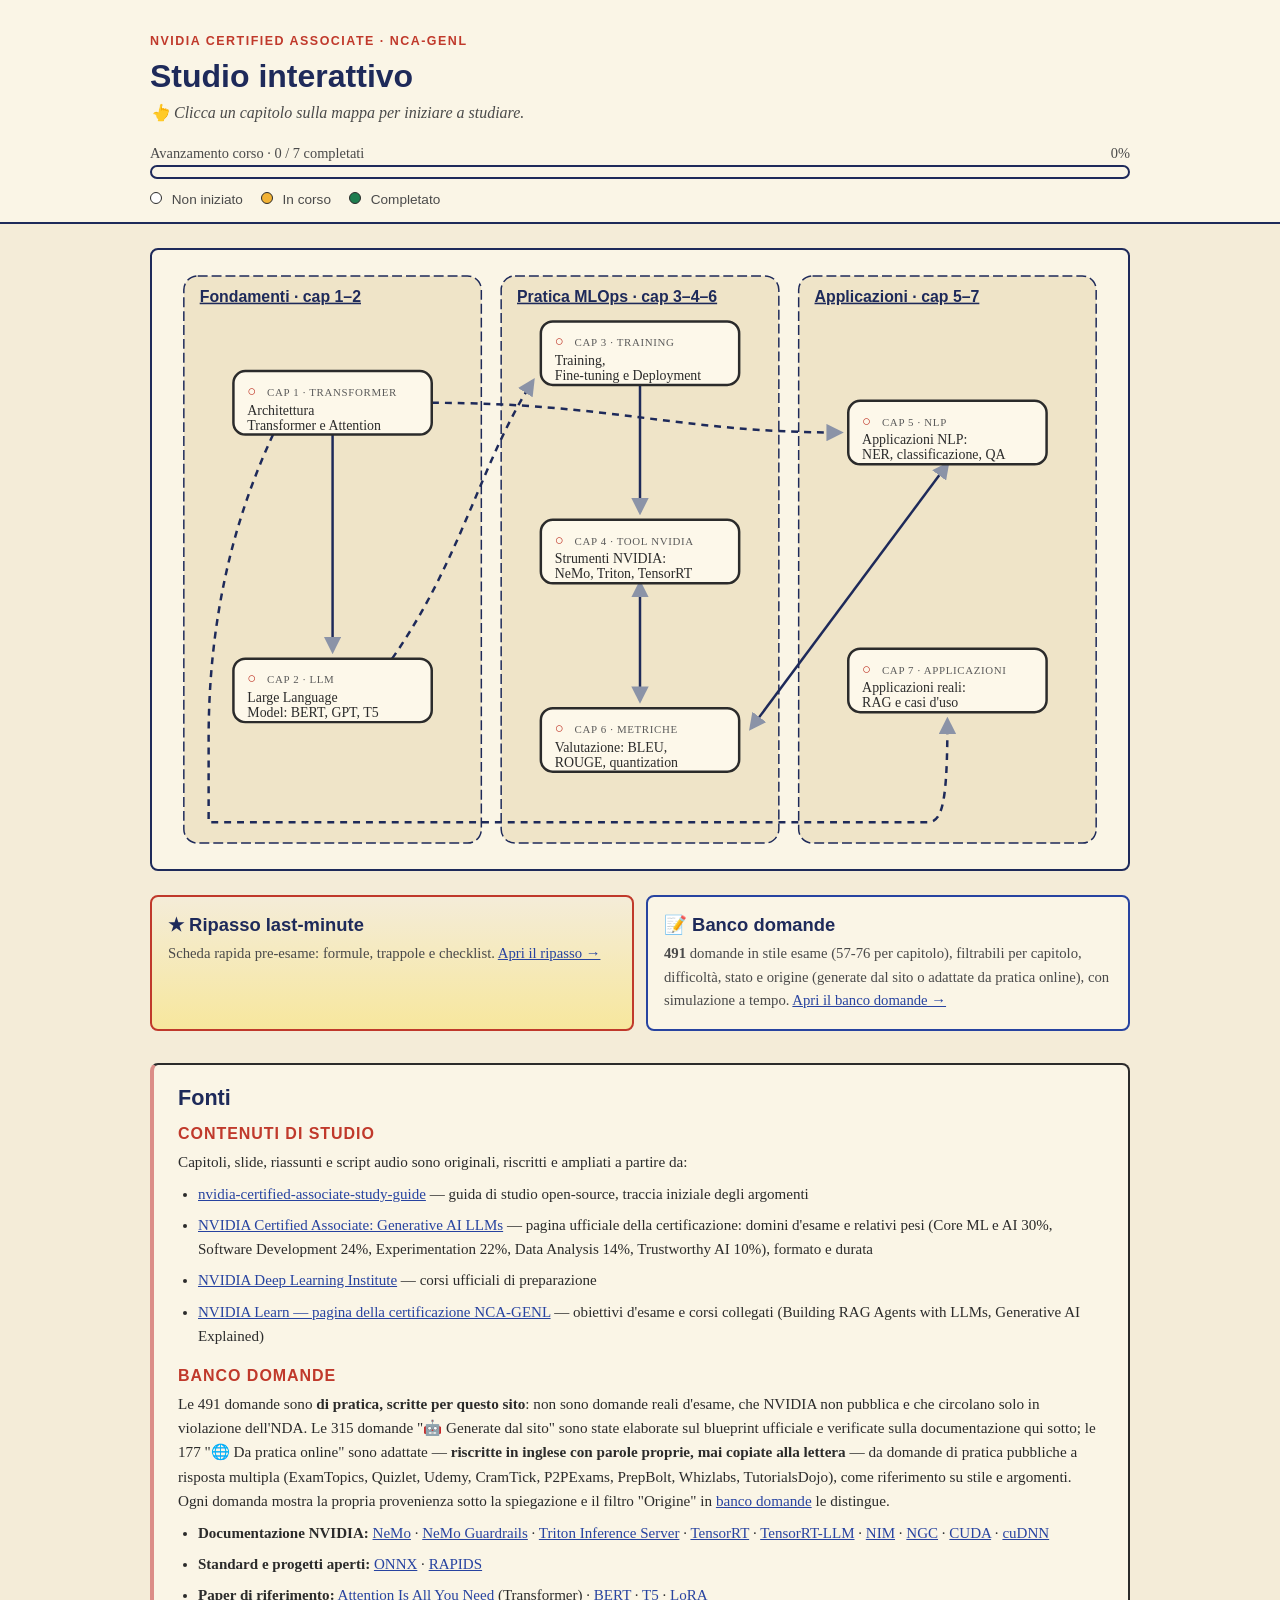
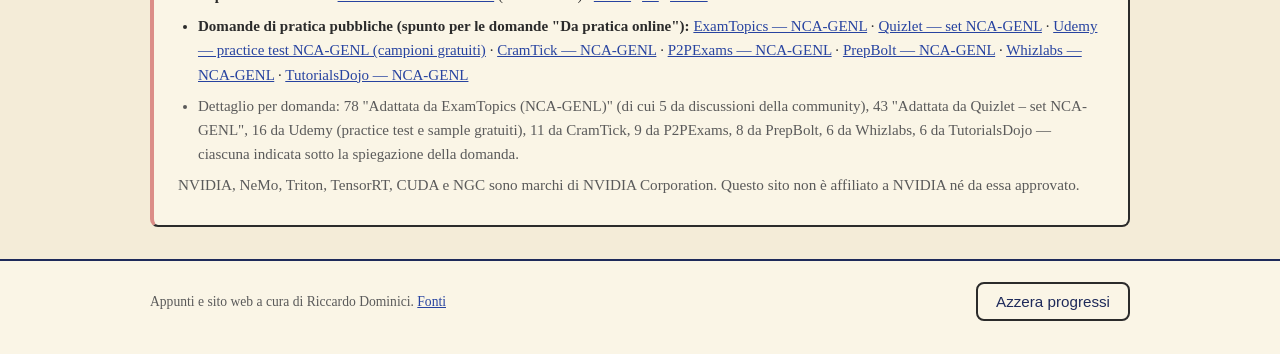
<file: index.html>
<!DOCTYPE html>
<html lang="it">
<head>
  <meta charset="UTF-8">
  <meta name="viewport" content="width=device-width, initial-scale=1.0">
  <title>NCA-GENL Studio — Mappa del corso</title>
  <link rel="stylesheet" href="style.css">
</head>
<body>
  <header class="site-header">
    <div class="wrap">
      <p class="eyebrow">NVIDIA Certified Associate · NCA-GENL</p>
      <h1>Studio interattivo</h1>
      <p class="subtitle">👆 Clicca un capitolo sulla mappa per iniziare a studiare.</p>
      <div class="progress-wrap">
        <div class="progress-meta">
          <span id="progress-label">Avanzamento corso</span>
          <span id="progress-pct">0%</span>
        </div>
        <div class="progress-bar" role="progressbar" aria-label="Avanzamento corso" aria-valuemin="0" aria-valuemax="100" aria-valuenow="0">
          <div id="progress-fill" class="progress-fill"></div>
        </div>
      </div>
      <ul class="legend">
        <li><span class="dot status-todo"></span> Non iniziato</li>
        <li><span class="dot status-doing"></span> In corso</li>
        <li><span class="dot status-done"></span> Completato</li>
      </ul>
    </div>
  </header>

  <main class="wrap">
    <section id="map-container" class="map-container" aria-live="polite">
      <p class="muted">Caricamento mappa…</p>
    </section>
    <p id="content-warning" class="notice" hidden></p>
    <section class="areas-list">
      <div class="area-cards">
        <article class="area-card ripasso-card"><h3>★ Ripasso last-minute</h3><p>Scheda rapida pre-esame: formule, trappole e checklist. <a href="chapter.html?id=quick-ref">Apri il ripasso →</a></p></article>
        <article class="area-card domande-card"><h3>📝 Banco domande</h3><p><strong id="qbank-count">491</strong> domande in stile esame (57-76 per capitolo), filtrabili per capitolo, difficoltà, stato e origine (generate dal sito o adattate da pratica online), con simulazione a tempo. <a href="domande.html">Apri il banco domande →</a></p></article>
      </div>
    </section>

    <section id="fonti" class="sources">
      <h2>Fonti</h2>

      <h3>Contenuti di studio</h3>
      <p>Capitoli, slide, riassunti e script audio sono originali, riscritti e ampliati a partire da:</p>
      <ul>
        <li><a href="https://github.com/ednarvaez/nvidia-certified-associate-study-guide">nvidia-certified-associate-study-guide</a> — guida di studio open-source, traccia iniziale degli argomenti</li>
        <li><a href="https://www.nvidia.com/en-us/learn/certification/generative-ai-llm-associate/">NVIDIA Certified Associate: Generative AI LLMs</a> — pagina ufficiale della certificazione: domini d'esame e relativi pesi (Core ML e AI 30%, Software Development 24%, Experimentation 22%, Data Analysis 14%, Trustworthy AI 10%), formato e durata</li>
        <li><a href="https://learn.nvidia.com/">NVIDIA Deep Learning Institute</a> — corsi ufficiali di preparazione</li>
        <li><a href="https://learn.nvidia.com/certification-certified-associate-generative-ai-llms">NVIDIA Learn — pagina della certificazione NCA-GENL</a> — obiettivi d'esame e corsi collegati (Building RAG Agents with LLMs, Generative AI Explained)</li>
      </ul>

      <h3>Banco domande</h3>
      <p>
        Le 491 domande sono <strong>di pratica, scritte per questo sito</strong>: non sono domande reali
        d'esame, che NVIDIA non pubblica e che circolano solo in violazione dell'NDA. Le 315 domande
        "🤖 Generate dal sito" sono state elaborate sul blueprint ufficiale e verificate sulla
        documentazione qui sotto; le 177 "🌐 Da pratica online" sono adattate — <strong>riscritte in
        inglese con parole proprie, mai copiate alla lettera</strong> — da domande di pratica pubbliche a risposta multipla
        (ExamTopics, Quizlet, Udemy, CramTick, P2PExams, PrepBolt, Whizlabs, TutorialsDojo), come
        riferimento su stile e argomenti. Ogni domanda mostra la propria
        provenienza sotto la spiegazione e il filtro "Origine" in
        <a href="domande.html">banco domande</a> le distingue.
      </p>
      <ul>
        <li><strong>Documentazione NVIDIA:</strong>
          <a href="https://docs.nvidia.com/nemo/">NeMo</a> ·
          <a href="https://docs.nvidia.com/nemo/guardrails/">NeMo Guardrails</a> ·
          <a href="https://docs.nvidia.com/deeplearning/triton-inference-server/">Triton Inference Server</a> ·
          <a href="https://docs.nvidia.com/deeplearning/tensorrt/">TensorRT</a> ·
          <a href="https://docs.nvidia.com/tensorrt-llm/">TensorRT-LLM</a> ·
          <a href="https://docs.nvidia.com/nim/">NIM</a> ·
          <a href="https://catalog.ngc.nvidia.com/">NGC</a> ·
          <a href="https://developer.nvidia.com/cuda-toolkit">CUDA</a> ·
          <a href="https://developer.nvidia.com/cudnn">cuDNN</a>
        </li>
        <li><strong>Standard e progetti aperti:</strong>
          <a href="https://onnx.ai/">ONNX</a> ·
          <a href="https://rapids.ai/">RAPIDS</a>
        </li>
        <li><strong>Paper di riferimento:</strong>
          <a href="https://arxiv.org/abs/1706.03762">Attention Is All You Need</a> (Transformer) ·
          <a href="https://arxiv.org/abs/1810.04805">BERT</a> ·
          <a href="https://arxiv.org/abs/1910.10683">T5</a> ·
          <a href="https://arxiv.org/abs/2106.09685">LoRA</a>
        </li>
        <li><strong>Domande di pratica pubbliche (spunto per le domande "Da pratica online"):</strong>
          <a href="https://www.examtopics.com/exams/nvidia/nca-genl/">ExamTopics — NCA-GENL</a> ·
          <a href="https://quizlet.com/search?query=NCA-GENL">Quizlet — set NCA-GENL</a> ·
          <a href="https://www.udemy.com/">Udemy — practice test NCA-GENL (campioni gratuiti)</a> ·
          <a href="https://cramtick.com/nvidia/nca-genl-exam-questions.html">CramTick — NCA-GENL</a> ·
          <a href="https://www.p2pexams.com/nvidia/nca-genl-questions">P2PExams — NCA-GENL</a> ·
          <a href="https://prepbolt.com/nvidia/nca-genl-practice-test.html">PrepBolt — NCA-GENL</a> ·
          <a href="https://www.whizlabs.com/">Whizlabs — NCA-GENL</a> ·
          <a href="https://tutorialsdojo.com/">TutorialsDojo — NCA-GENL</a>
        </li>
        <li class="muted small">Dettaglio per domanda: 78 "Adattata da ExamTopics (NCA-GENL)" (di cui 5 da discussioni della community), 43 "Adattata da Quizlet – set NCA-GENL", 16 da Udemy (practice test e sample gratuiti), 11 da CramTick, 9 da P2PExams, 8 da PrepBolt, 6 da Whizlabs, 6 da TutorialsDojo — ciascuna indicata sotto la spiegazione della domanda.</li>
      </ul>
      <p class="muted small">
        NVIDIA, NeMo, Triton, TensorRT, CUDA e NGC sono marchi di NVIDIA Corporation.
        Questo sito non è affiliato a NVIDIA né da essa approvato.
      </p>
    </section>
  </main>

  <footer class="site-footer">
    <div class="wrap">
      <p class="muted small">Appunti e sito web a cura di Riccardo Dominici. <a href="#fonti">Fonti</a></p>
      <button id="reset-btn" class="btn ghost small" type="button">Azzera progressi</button>
    </div>
  </footer>

  <script src="tracker.js"></script>
  <script src="app.js"></script>
  <script src="map.js"></script>
  <script>
    document.addEventListener('DOMContentLoaded', function () {
      var app = window.NCA.app, tracker = window.NCA.tracker;
      var ids = app.CHAPTERS.map(function (c) { return c.id; });

      function drawProgress() {
        var p = tracker.progress(ids);
        document.getElementById('progress-label').textContent =
          'Avanzamento corso · ' + p.done + ' / ' + p.total + ' completati';
        document.getElementById('progress-pct').textContent = p.pct + '%';
        var fill = document.getElementById('progress-fill');
        fill.style.width = p.pct + '%';
        fill.parentElement.setAttribute('aria-valuenow', String(p.pct));
      }

      app.loadContent().then(function (res) {
        if (res.missing.length || Object.keys(res.chapters).length < 7) {
          var w = document.getElementById('content-warning');
          w.hidden = false;
          w.textContent = '📦 Alcuni contenuti sono in arrivo: i capitoli senza dati mostrano il titolo provvisorio.';
        }
        window.NCA.map.render(document.getElementById('map-container'), res.chapters);
        drawProgress();
      });

      document.getElementById('reset-btn').addEventListener('click', function () {
        if (confirm('Azzerare tutti i progressi?')) {
          tracker.resetAll();
          location.reload();
        }
      });

      // Ridisegna la mappa quando si torna da un capitolo (stato aggiornato).
      window.addEventListener('pageshow', function () {
        if (document.getElementById('map-container').querySelector('svg')) {
          app.loadContent().then(function (res) {
            window.NCA.map.render(document.getElementById('map-container'), res.chapters);
            drawProgress();
          });
        }
      });
    });
  </script>
</body>
</html>
</file>
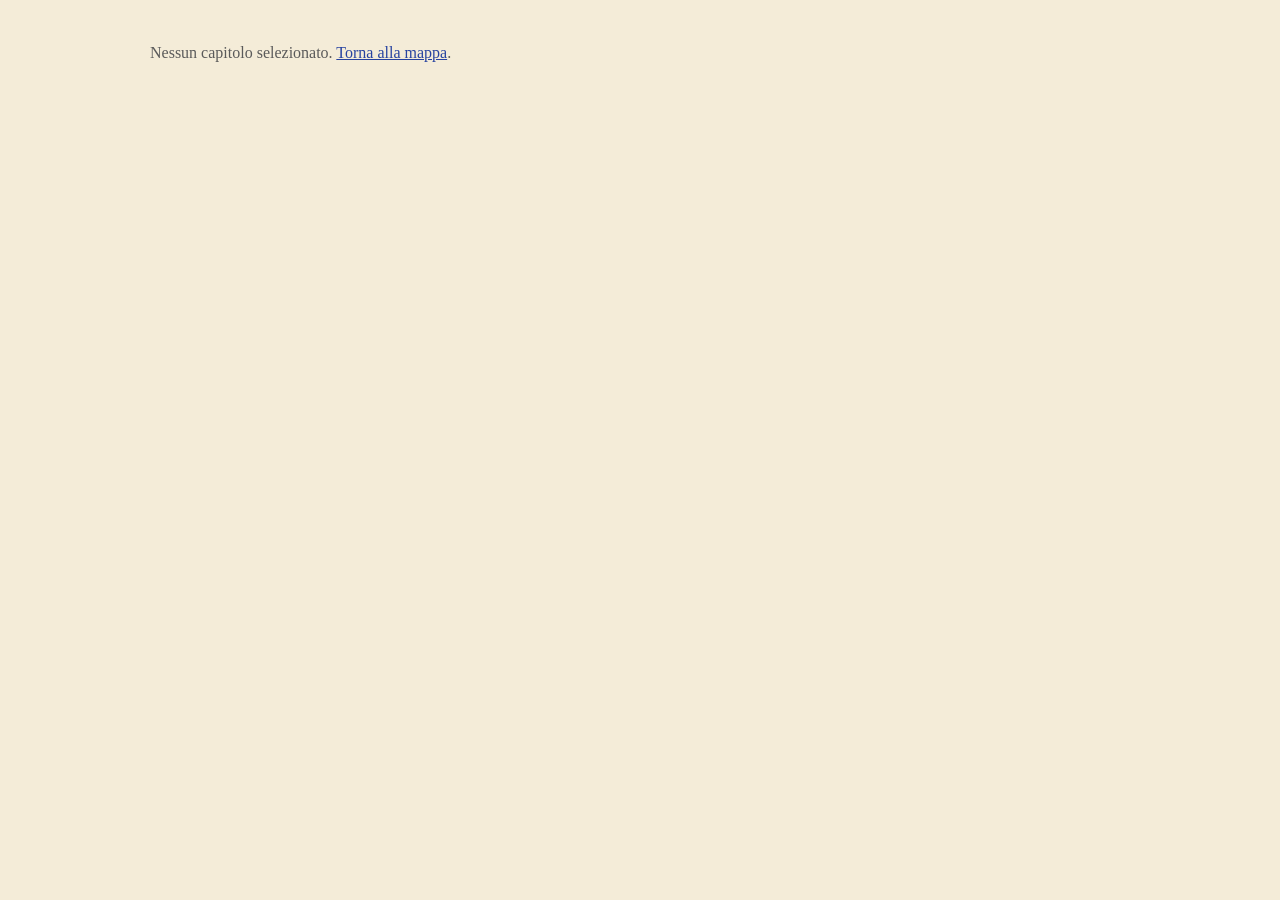
<file: chapter.html>
<!DOCTYPE html>
<html lang="it">
<head>
  <meta charset="UTF-8">
  <meta name="viewport" content="width=device-width, initial-scale=1.0">
  <title>Capitolo — NCA-GENL Studio</title>
  <link rel="stylesheet" href="style.css">
</head>
<body>
  <main class="wrap chapter">
    <div id="chapter-root" aria-live="polite">
      <p class="muted">Caricamento capitolo…</p>
    </div>
  </main>

  <script src="tracker.js"></script>
  <script src="app.js"></script>
  <script src="quiz.js"></script>
  <script src="chapter.js"></script>
</body>
</html>
</file>
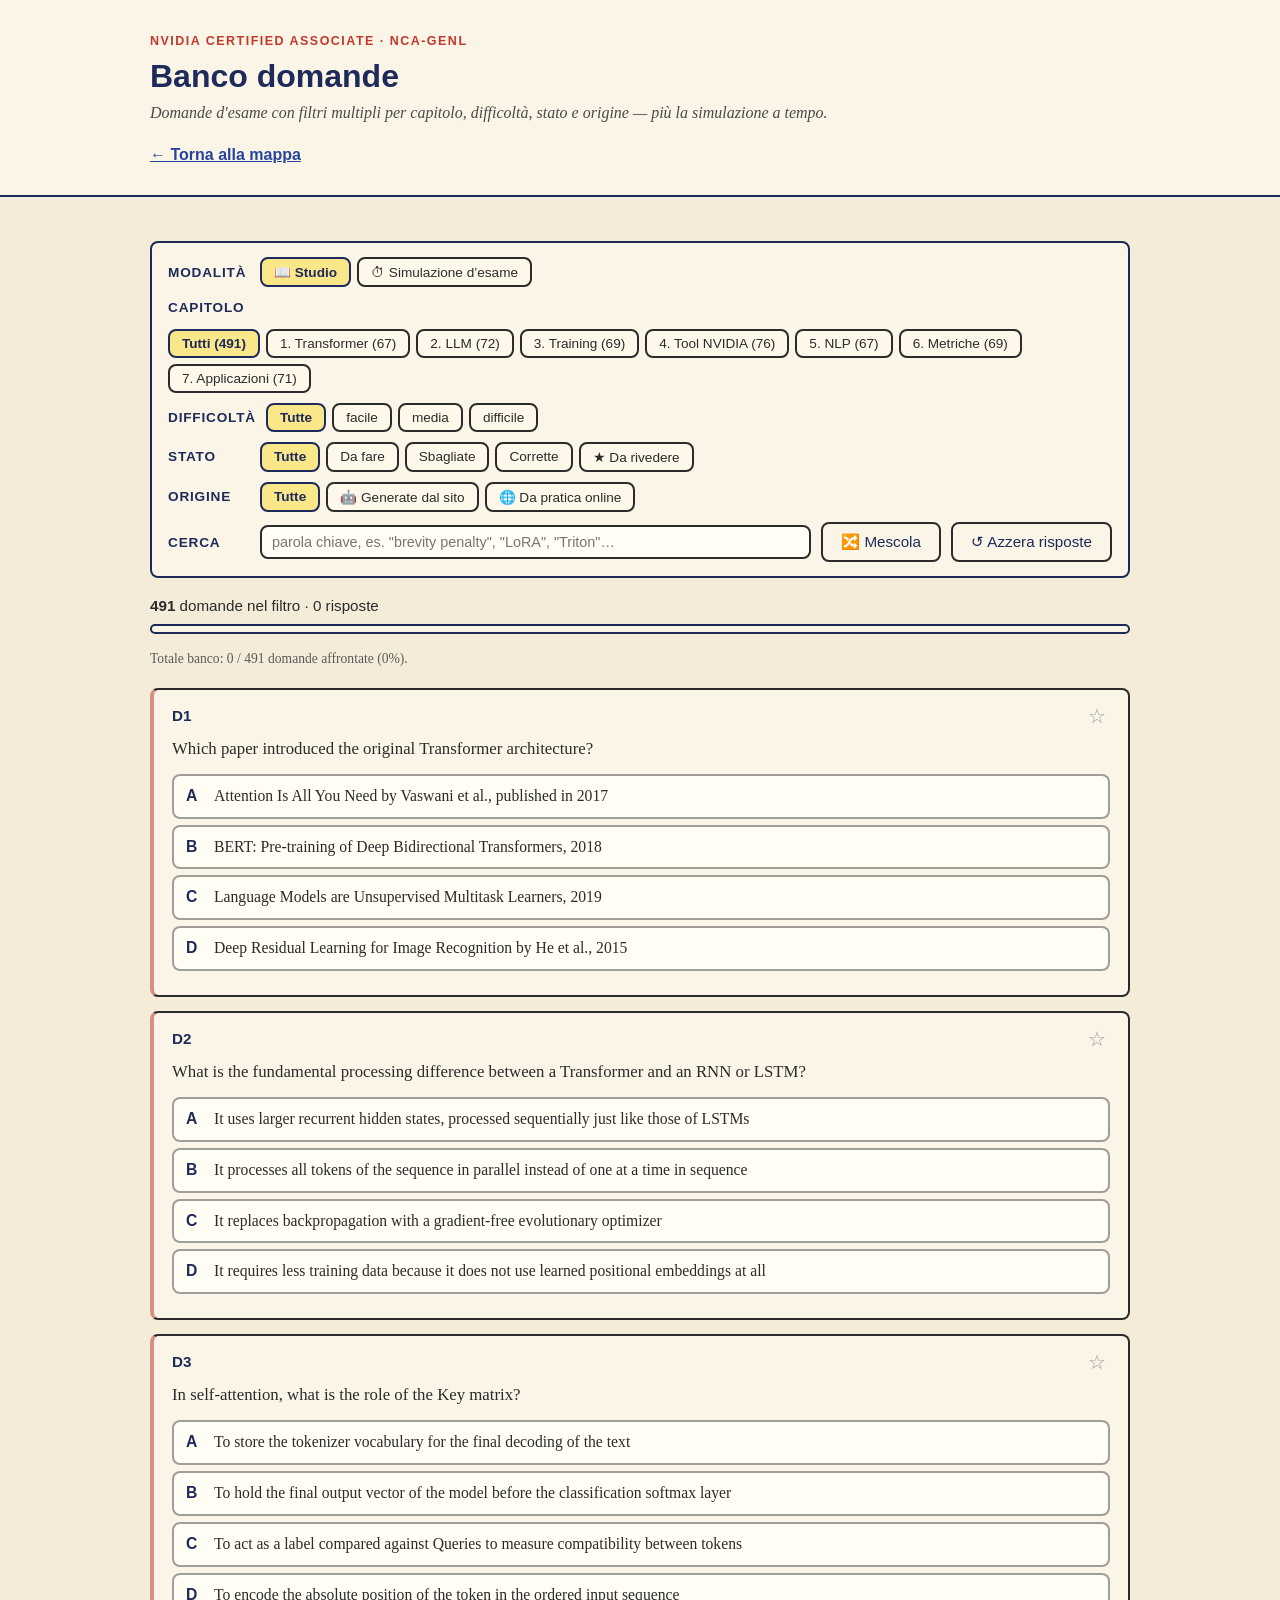
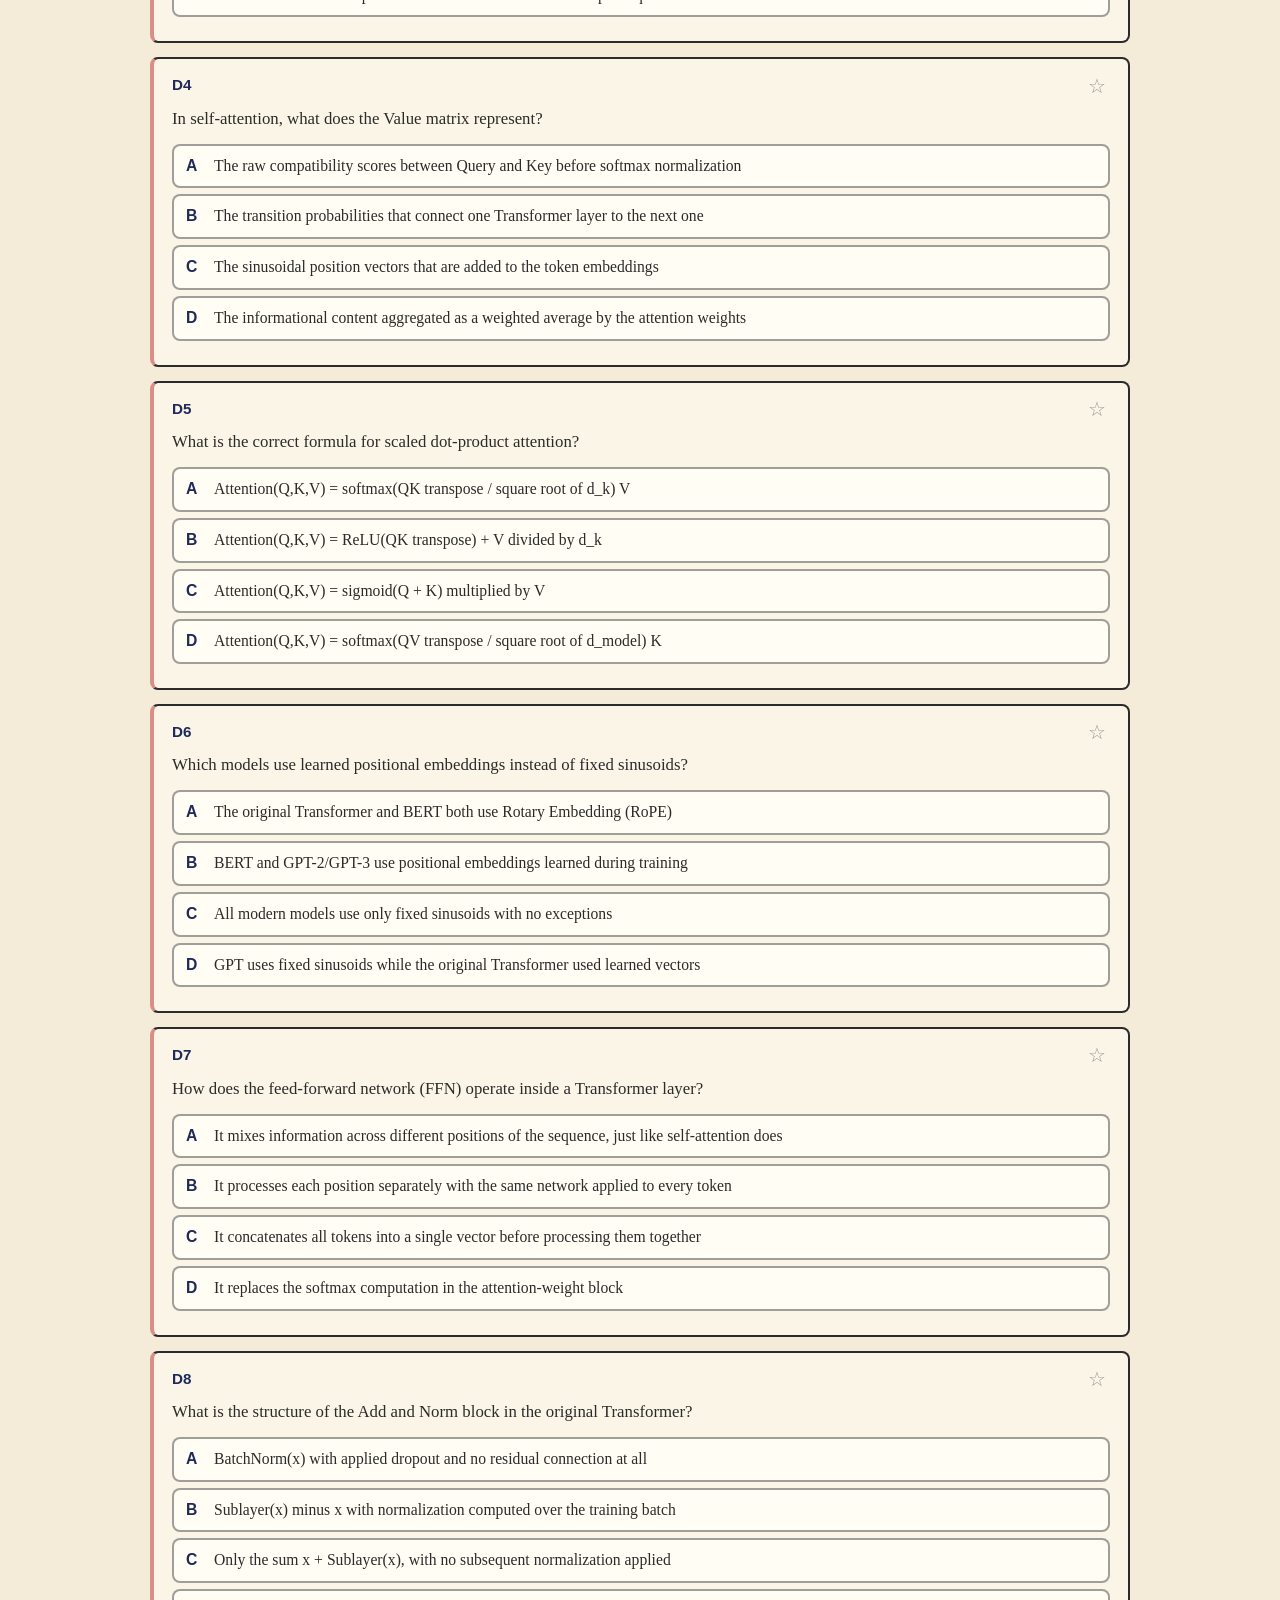
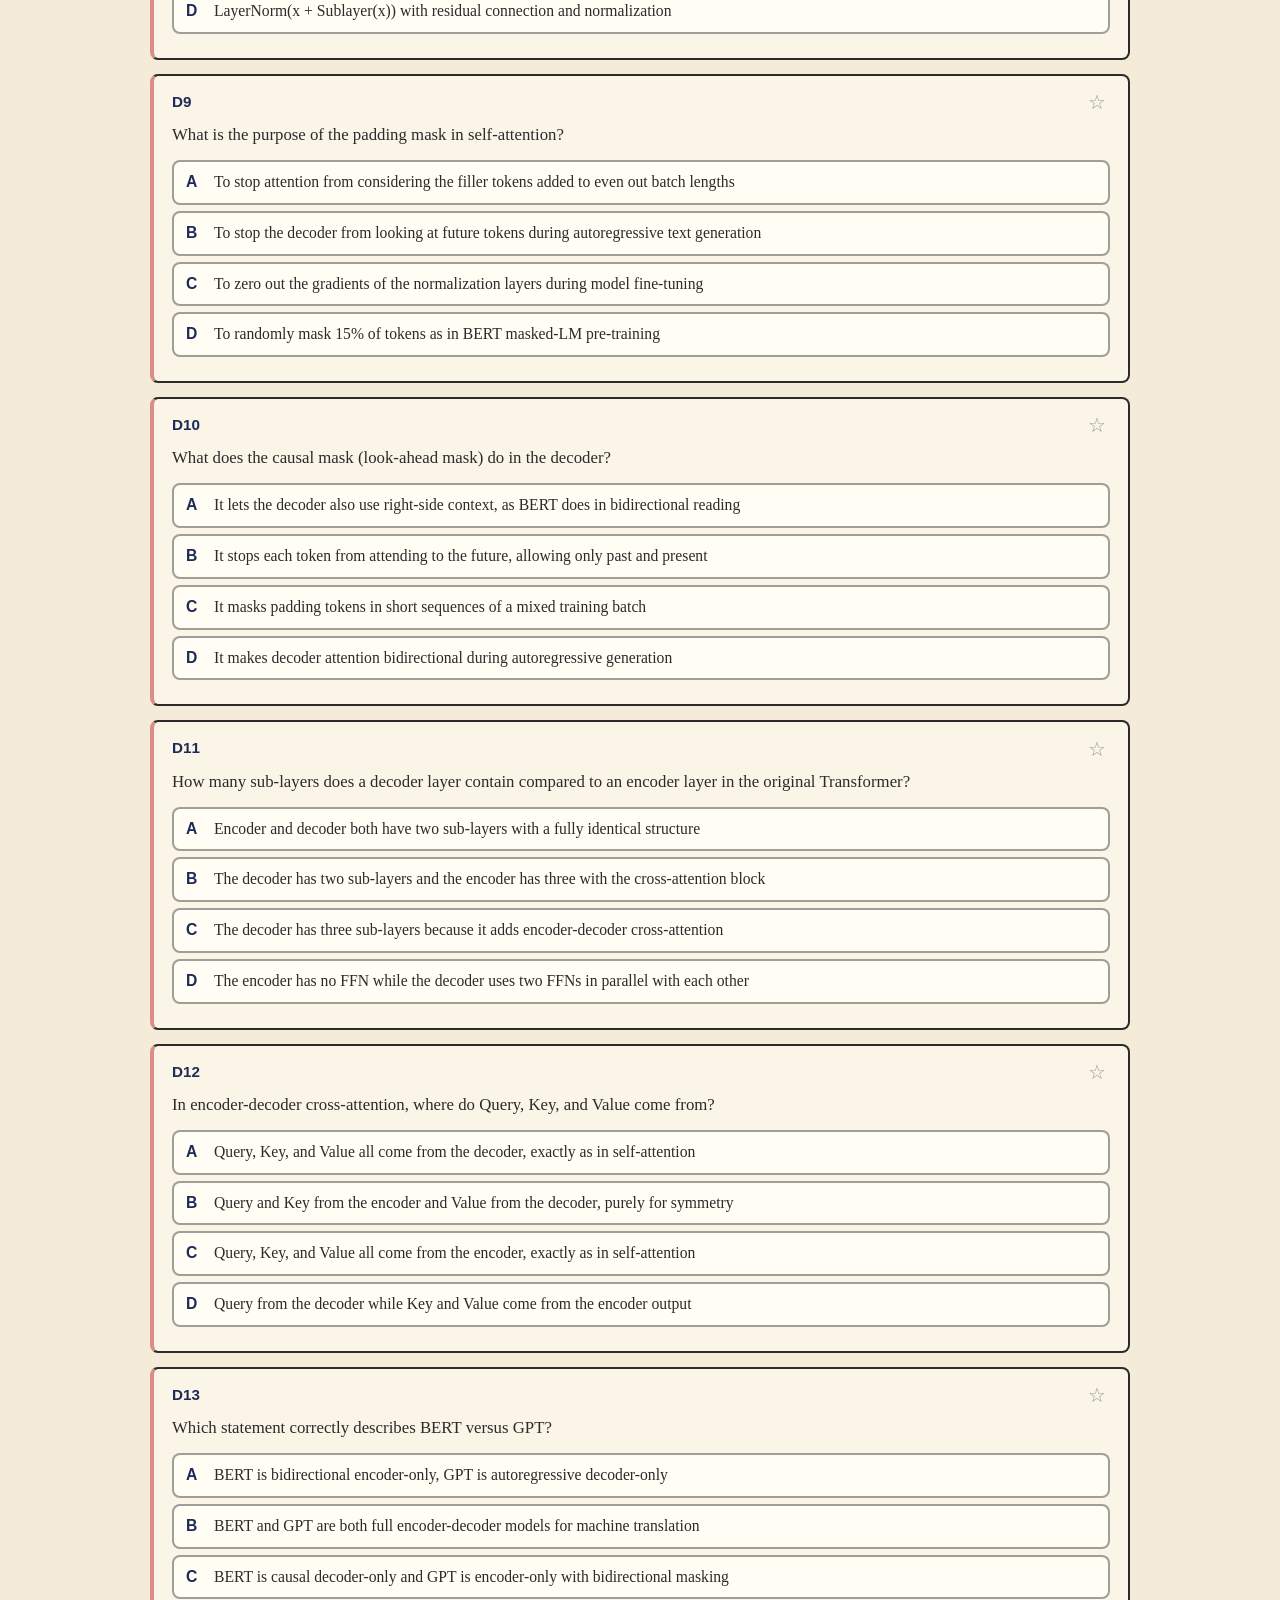
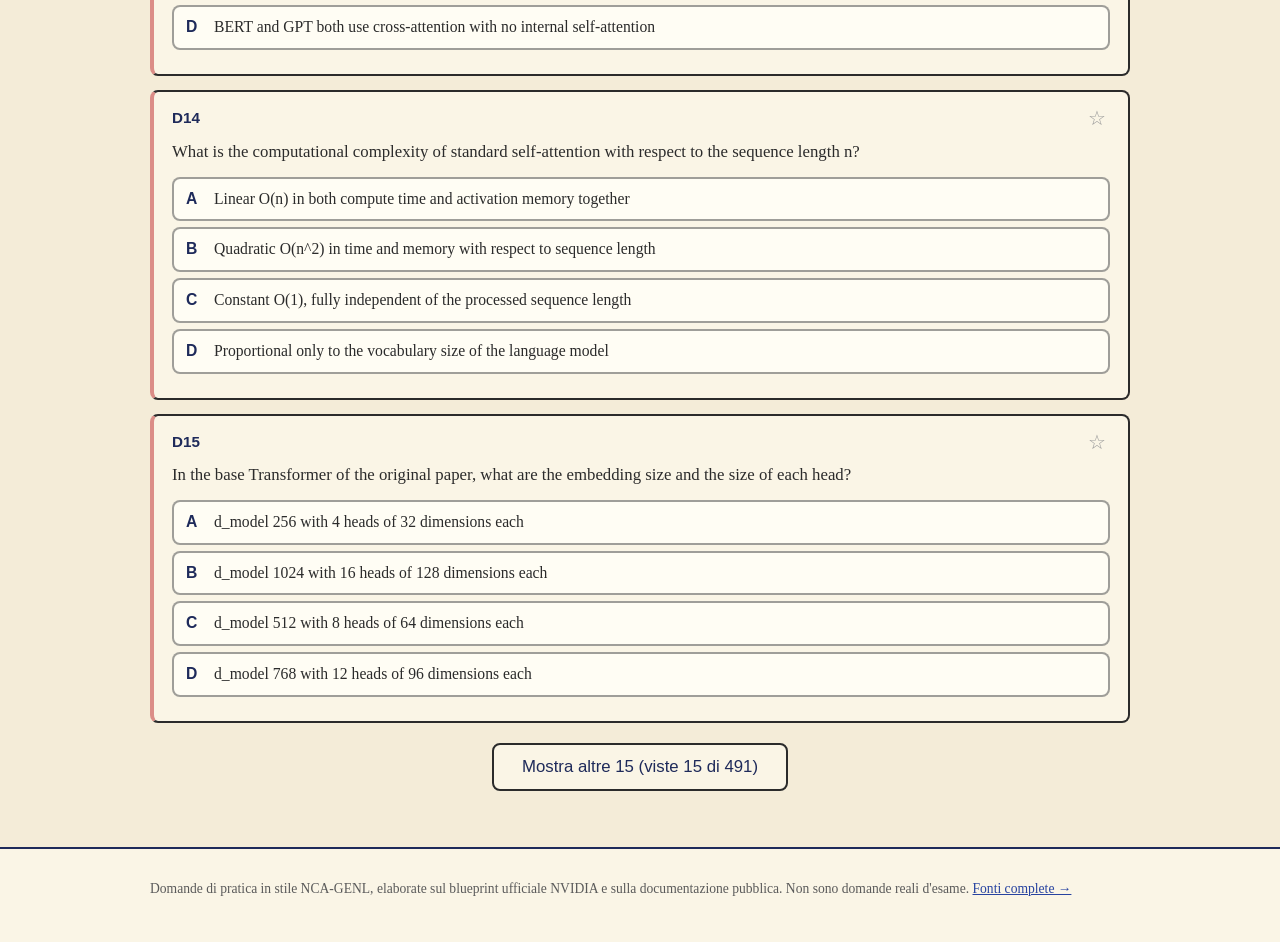
<file: domande.html>
<!DOCTYPE html>
<html lang="it">
<head>
  <meta charset="UTF-8">
  <meta name="viewport" content="width=device-width, initial-scale=1.0">
  <title>Banco domande — NCA-GENL Studio</title>
  <meta name="description" content="Banco domande d'esame NCA-GENL con filtri multipli per capitolo, difficoltà, stato e origine, più simulazione d'esame a tempo.">
  <link rel="stylesheet" href="style.css">
</head>
<body>
  <header class="site-header">
    <div class="wrap">
      <p class="eyebrow">NVIDIA Certified Associate · NCA-GENL</p>
      <h1>Banco domande</h1>
      <p class="subtitle">Domande d'esame con filtri multipli per capitolo, difficoltà, stato e origine — più la simulazione a tempo.</p>
      <p><a class="back" href="index.html">← Torna alla mappa</a></p>
    </div>
  </header>

  <main class="wrap qbank-page">
    <div id="qbank-root" aria-live="polite">
      <p class="muted">Caricamento banco domande…</p>
    </div>
  </main>

  <footer class="site-footer">
    <div class="wrap">
      <p class="muted small">
        Domande di pratica in stile NCA-GENL, elaborate sul blueprint ufficiale NVIDIA e sulla
        documentazione pubblica. Non sono domande reali d'esame.
        <a href="index.html#fonti">Fonti complete →</a>
      </p>
    </div>
  </footer>

  <script src="tracker.js"></script>
  <script src="app.js"></script>
  <script src="qbank.js"></script>
  <script src="qbank-ui.js"></script>
  <script>
    document.addEventListener('DOMContentLoaded', function () {
      window.NCA.qbankUI.init(document.getElementById('qbank-root'));
    });
  </script>
</body>
</html>
</file>
<file: style.css>
/* style.css — tema "carta e penna" pulito.
 * Palette carta/inchiostro invariata, tipografia di sistema leggibile,
 * angoli dritti, niente rotazioni né texture rumorose. Zero dipendenze,
 * tutto offline (solo font di sistema). I selettori usati dal JS
 * (map.js, chapter.js, quiz.js, app.js, tracker.js) sono invariati. */

:root {
  --carta: #f4ecd8;          /* sfondo pagina: carta crema */
  --carta-chiara: #faf5e6;   /* foglietti / schede */
  --margine-rosso: rgba(198, 72, 72, 0.6);
  --inchiostro: #2b2b2b;     /* testo corpo: quasi-nero */
  --inchiostro-blu: #1e2a5a; /* titoli: blu-notte */
  --penna-blu: #2743a0;
  --penna-rossa: #c0392b;
  --penna-verde: #1e7d4f;
  --evidenziatore: rgba(250, 225, 90, 0.65);
  --radius: 8px;
  --font-ui: -apple-system, BlinkMacSystemFont, "Inter", "Segoe UI", Roboto, Helvetica, Arial, sans-serif;
  --font-testo: Georgia, "Times New Roman", serif;
}

* { box-sizing: border-box; }

body {
  margin: 0;
  color: var(--inchiostro);
  font-family: var(--font-testo);
  line-height: 1.6;
  background-color: var(--carta);
}

.wrap { max-width: 1020px; margin: 0 auto; padding: 0 20px; }

h1, h2, h3 {
  font-family: var(--font-ui);
  color: var(--inchiostro-blu);
  line-height: 1.25;
}

a { color: var(--penna-blu); text-decoration: underline; }
a:hover { color: var(--inchiostro-blu); }

/* ---------- Header / progresso / legenda ---------- */

.site-header {
  background: var(--carta-chiara);
  border-bottom: 2px solid var(--inchiostro-blu);
  padding: 32px 0 12px;
}
.eyebrow {
  color: var(--penna-rossa);
  text-transform: uppercase;
  letter-spacing: 0.12em;
  font-size: 0.78rem;
  margin: 0;
  font-family: var(--font-ui);
  font-weight: 700;
}
.site-header h1 { margin: 4px 0 0; font-size: 2rem; }
.subtitle { color: #4a4a4a; margin: 4px 0 16px; font-style: italic; }

.progress-meta { display: flex; justify-content: space-between; font-size: 0.9rem; color: #4a4a4a; }
.progress-bar {
  height: 14px;
  background: var(--carta-chiara);
  border: 2px solid var(--inchiostro-blu);
  border-radius: var(--radius);
  overflow: hidden;
}
.progress-fill {
  height: 100%;
  width: 0;
  background: linear-gradient(180deg, rgba(46, 125, 50, 0.85), rgba(46, 125, 50, 0.65));
  transition: width 0.4s ease;
}

.legend { display: flex; gap: 18px; list-style: none; padding: 10px 0 0; margin: 0; font-size: 0.85rem; color: #4a4a4a; flex-wrap: wrap; font-family: var(--font-ui); }
.dot { display: inline-block; width: 12px; height: 12px; border-radius: 50%; margin-right: 6px; vertical-align: baseline; border: 1px solid var(--inchiostro); }
.dot.status-todo { background: #fff; }
.dot.status-doing { background: #f2b234; }
.dot.status-done { background: var(--penna-verde); }

/* ---------- Mappa SVG ---------- */

.map-container {
  margin: 24px 0;
  background: var(--carta-chiara);
  border: 2px solid var(--inchiostro-blu);
  border-radius: var(--radius);
  padding: 12px;
}
.map-container svg { width: 100%; height: auto; display: block; }

.map-band { fill: #efe4c8; stroke: var(--inchiostro-blu); stroke-width: 1.5; stroke-dasharray: 10 4; }
.map-band-label {
  fill: var(--inchiostro-blu);
  font-size: 16px;
  font-weight: 700;
  font-family: var(--font-ui);
  text-decoration: underline;
}
.map-edge { fill: none; stroke: var(--inchiostro-blu); stroke-width: 2.5; }
.map-edge.dashed { stroke-dasharray: 7 6; }

.map-node { cursor: pointer; font-family: var(--font-testo); }
.map-node-box { stroke-width: 2.5; transition: filter 0.15s ease; }
.map-node:hover .map-node-box, .map-node:focus .map-node-box { filter: brightness(0.96); stroke-width: 3.5; }
.map-node:focus { outline: 2px dashed var(--penna-rossa); outline-offset: 3px; }
/* foglietti: carta chiara, bordo inchiostro */
.status-todo .map-node-box { fill: #fdf8ea; stroke: var(--inchiostro); }
.status-doing .map-node-box { fill: #fdf3d0; stroke: var(--inchiostro-blu); }
.status-done .map-node-box { fill: #eef3e4; stroke: var(--penna-verde); }
.map-node-badge { font-size: 15px; font-weight: 700; font-family: var(--font-ui); }
.status-todo .map-node-badge { fill: var(--penna-rossa); }
.status-doing .map-node-badge { fill: var(--penna-blu); }
.status-done .map-node-badge { fill: var(--penna-verde); }
.map-node-cap { fill: #5a5a5a; font-size: 11px; letter-spacing: 0.06em; }
.map-node-title { fill: var(--inchiostro); font-size: 14px; }

/* ---------- Schede aree ---------- */

.area-cards { display: grid; grid-template-columns: repeat(auto-fit, minmax(260px, 1fr)); gap: 12px; margin-bottom: 32px; }
.area-card {
  background: var(--carta-chiara);
  border: 2px solid var(--inchiostro);
  border-radius: var(--radius);
  padding: 16px;
}
.area-card h3 { margin: 0 0 6px; font-size: 1.15rem; }
.area-card p { margin: 0; color: #4a4a4a; font-size: 0.92rem; }
.ripasso-card {
  border-color: var(--penna-rossa);
  background: linear-gradient(180deg, transparent, var(--evidenziatore) 140%);
}

.notice {
  background: var(--carta-chiara);
  border: 2px dashed var(--penna-rossa);
  border-radius: var(--radius);
  padding: 12px 16px;
}
.muted { color: #5a5a5a; }
.small { font-size: 0.85rem; }

/* ---------- Pagina capitolo ---------- */

.chapter { padding-top: 24px; padding-bottom: 48px; }
.chapter-head { display: flex; align-items: center; gap: 12px; margin-bottom: 8px; flex-wrap: wrap; }
.back { color: var(--penna-blu); font-weight: 700; font-family: var(--font-ui); }
.area-tag {
  font-size: 0.8rem;
  padding: 3px 10px;
  border-radius: var(--radius);
  border: 2px solid var(--inchiostro);
  color: var(--inchiostro);
  font-family: var(--font-ui);
  font-weight: 700;
  /* effetto evidenziatore */
  background: linear-gradient(180deg, transparent 10%, var(--evidenziatore) 10%, var(--evidenziatore) 90%, transparent 90%);
}
.area-fondamenti { border-color: var(--penna-blu); }
.area-mlops { border-color: #b07d10; }
.area-applicazioni { border-color: var(--penna-verde); }

.block {
  position: relative;
  background-color: var(--carta-chiara);
  border: 2px solid var(--inchiostro);
  border-left: 4px solid var(--margine-rosso); /* idea del margine, in tinta unita */
  border-radius: var(--radius);
  padding: 18px 20px;
  margin: 20px 0;
}
.block h2 { margin: 0 0 10px; font-size: 1.35rem; }
.keywords { display: grid; grid-template-columns: 180px 1fr; gap: 8px 14px; margin: 0; }
.keywords dt {
  font-weight: 700;
  color: var(--inchiostro-blu);
  /* tinta piena evidenziatore: il termine sta DENTRO il riquadro */
  background: var(--evidenziatore);
  padding: 3px 10px;
  line-height: 1.5;
  border-radius: 2px;
  align-self: start;
  -webkit-box-decoration-break: clone;
  box-decoration-break: clone;
}
.keywords dd { margin: 0; }

/* ---------- Slide ---------- */

.slide-card {
  background: #fffdf4;
  border: 2px solid var(--inchiostro-blu);
  border-radius: var(--radius);
  /* Task5: slide protagonista della tab Lezione */
  padding: 28px 32px;
  min-height: 300px;
}
.slide-body { font-size: 1.08rem; line-height: 1.65; }
.slide-body h3 { margin-top: 0; font-size: 1.45rem; line-height: 1.3; }
.slide-body ul { padding-left: 22px; }
.slide-body li { margin: 8px 0; }
.slide-bar { display: flex; align-items: center; justify-content: space-between; margin-top: 16px; gap: 8px; }
.slide-counter { color: #5a5a5a; font-size: 0.9rem; font-family: var(--font-ui); }

/* ---------- Audio ---------- */

.audio-player { width: 100%; }
.audio-missing { margin: 0; font-style: italic; }

/* ---------- Quiz ---------- */

.quiz-q {
  border: 2px solid var(--inchiostro);
  border-radius: var(--radius);
  padding: 12px 16px;
  margin: 0 0 14px;
  background: #fffdf4;
}
.quiz-q legend { font-family: var(--font-ui); font-weight: 700; color: var(--inchiostro-blu); padding: 0 8px; }
.quiz-opt { display: block; padding: 5px 0; cursor: pointer; }
.quiz-opt:hover { background: rgba(250, 225, 90, 0.25); }
.quiz-opt input { margin-right: 8px; accent-color: var(--penna-rossa); }
.quiz-feedback { margin-top: 8px; padding: 8px 12px; font-size: 0.92rem; border-width: 2px; border-style: solid; border-radius: var(--radius); }
/* niente riempimenti piatti scuri: carta chiara + bordo penna */
.quiz-feedback.ok {
  background: #fffdf4;
  border-color: var(--penna-verde);
  color: #14532d;
}
.quiz-feedback.ko {
  background: #fffdf4;
  border-color: var(--penna-rossa);
  color: #7f1d1d;
}
.quiz-actions { display: flex; align-items: center; gap: 16px; flex-wrap: wrap; }
.quiz-result {
  color: var(--inchiostro);
  margin: 0;
  padding: 2px 8px;
  background: linear-gradient(180deg, transparent 20%, var(--evidenziatore) 20%, var(--evidenziatore) 88%, transparent 88%);
}

/* ---------- Bottone completamento ---------- */

.done-row { margin: 24px 0; text-align: center; }

/* ---------- Bottoni ---------- */

.btn {
  background: var(--carta-chiara);
  color: var(--inchiostro-blu);
  border: 2px solid var(--inchiostro);
  border-radius: var(--radius);
  padding: 9px 18px;
  font-size: 0.95rem;
  font-family: var(--font-ui);
  cursor: pointer;
  transition: border-color 0.12s ease, box-shadow 0.12s ease;
}
.btn:hover:not(:disabled) {
  border-color: var(--inchiostro-blu);
  box-shadow: 2px 2px 0 rgba(30, 42, 90, 0.35);
}
.btn:disabled { opacity: 0.4; cursor: default; }
.btn.primary { background: var(--evidenziatore); border-color: var(--inchiostro-blu); font-weight: 700; }
.btn.primary:hover { background: rgba(250, 225, 90, 0.85); }
.btn.big { font-size: 1.05rem; padding: 12px 28px; }
/* timbro di completamento */
.btn.done {
  background: #fffdf4;
  border: 3px double var(--penna-rossa);
  border-radius: var(--radius);
  color: var(--penna-rossa);
  font-weight: 700;
  letter-spacing: 0.04em;
}
.btn.done:hover:not(:disabled) { border-color: var(--penna-rossa); }
.btn.ghost { background: transparent; }
.slide-nav { min-width: 52px; }
button:focus-visible, a:focus-visible, input:focus-visible {
  outline: 2px dashed var(--penna-rossa);
  outline-offset: 2px;
}

/* ---------- Footer ---------- */

.site-footer { border-top: 2px solid var(--inchiostro-blu); padding: 16px 0 28px; background: var(--carta-chiara); }
.site-footer .wrap { display: flex; align-items: center; justify-content: space-between; gap: 12px; flex-wrap: wrap; }

@media (max-width: 640px) {
  .site-header h1 { font-size: 1.5rem; }
  .area-cards { grid-template-columns: 1fr; }
  .keywords { grid-template-columns: 1fr; }
  .quiz-actions { flex-direction: column; align-items: stretch; }
  .block { border-left-width: 3px; }
  .slide-bar { flex-wrap: wrap; }
  .map-container { padding: 8px; }
  .legend { gap: 12px; }
}

/* ---------- Pagina capitolo a tab + lezione guidata ---------- */
/* Solo riuso variabili esistenti: carta, inchiostro, evidenziatore. */

.tablist {
  display: flex;
  gap: 8px;
  flex-wrap: wrap;
  margin: 16px 0 0;
}
.tab {
  background: var(--carta-chiara);
  color: var(--inchiostro-blu);
  border: 2px solid var(--inchiostro);
  border-radius: var(--radius);
  padding: 9px 18px;
  font-size: 0.95rem;
  font-family: var(--font-ui);
  cursor: pointer;
}
.tab:hover { border-color: var(--inchiostro-blu); box-shadow: 2px 2px 0 rgba(30, 42, 90, 0.35); }
.tab[aria-selected="true"] {
  background: linear-gradient(180deg, transparent 10%, var(--evidenziatore) 10%, var(--evidenziatore) 90%, transparent 90%), var(--carta-chiara);
  border-color: var(--inchiostro-blu);
  font-weight: 700;
}
.tabpanel { margin-top: 0; }
.tabpanel[hidden] { display: none; }

/* Player custom */
.player { margin-bottom: 16px; }
.player-row { display: flex; align-items: center; gap: 8px; flex-wrap: wrap; }
.player .time {
  font-family: var(--font-ui);
  color: var(--inchiostro-blu);
  font-size: 0.9rem;
  white-space: nowrap;
}
.speed-group { display: inline-flex; gap: 4px; flex-wrap: wrap; }
.speed-btn { padding: 5px 10px; font-size: 0.82rem; }
.speed-btn.on { background: var(--evidenziatore); border-color: var(--inchiostro-blu); font-weight: 700; }
.seek-wrap { position: relative; margin-top: 10px; }
.seek { width: 100%; accent-color: var(--penna-rossa); }
.seek-ticks { position: relative; height: 8px; }
.seek-tick {
  position: absolute;
  top: 0;
  width: 2px;
  height: 8px;
  background: var(--inchiostro-blu);
  opacity: 0.55;
}

/* Trascrizione karaoke */
.transcript {
  margin-top: 16px;
  /* Task5: trascrizione secondaria e compatta, karaoke invariato */
  max-height: 180px;
  overflow-y: auto;
  padding: 8px 10px;
  border: 1px solid rgba(43, 43, 43, 0.35);
  border-radius: var(--radius);
  background: var(--carta-chiara);
  font-size: 0.92rem;
}
.sentence {
  margin: 0 0 8px;
  padding: 6px 10px;
  border-radius: 4px;
  line-height: 1.55;
}
.sentence.clickable { cursor: pointer; }
.sentence.clickable:hover { background: rgba(250, 225, 90, 0.25); }
.sentence.active {
  /* giallo evidenziatore del tema, tinta piena per massima visibilità */
  background: var(--evidenziatore);
  font-weight: 700;
  color: var(--inchiostro-blu);
}

@media (max-width: 640px) {
  .player-row { align-items: stretch; }
  /* Task5: slide protagonista anche su mobile, transcript compatto */
  .slide-card { padding: 20px 18px; min-height: 220px; }
  .slide-body { font-size: 1rem; }
  .slide-body h3 { font-size: 1.2rem; }
  .transcript { max-height: 140px; }
}

/* Formule MathML - task6 */
.slide-body li.has-formula { list-style: none; margin-left: -22px; }
.formula {
  /* riquadro formula: centrata, serif grande, evidenziatore sobrio in palette */
  text-align: center;
  font-family: var(--font-testo);
  font-size: 1.25rem;
  line-height: 2;
  padding: 12px 16px;
  margin: 12px 0 6px;
  background: var(--carta-chiara);
  border: 1px solid var(--margine-rosso);
  border-left: 4px solid var(--penna-blu);
  border-radius: var(--radius);
  overflow-x: auto;
}
.formula math { font-size: 1.2em; }
.formula-fb { display: none; }
.no-mathml .formula math { display: none; }
.no-mathml .formula-fb {
  /* fallback Unicode leggibile quando il browser non compone MathML */
  display: block;
  font-family: var(--font-testo);
  font-size: 1.15rem;
  font-style: italic;
  color: var(--inchiostro);
}
.formula-caption {
  font-size: 0.98rem;
  line-height: 1.6;
  color: var(--inchiostro);
  margin: 2px 0 10px;
  padding-left: 4px;
  border-left: 3px solid var(--evidenziatore);
}
.slide-body li.has-diagnosis { list-style: none; margin-left: -22px; }
.diagnosis-title {
  font-weight: 700;
  color: var(--inchiostro-blu);
  font-size: 1.08rem;
  margin: 10px 0 4px;
}
.diagnosis-text {
  background: var(--carta-chiara);
  border: 1px solid var(--margine-rosso);
  border-left: 4px solid var(--penna-verde);
  border-radius: var(--radius);
  padding: 10px 14px;
  line-height: 1.65;
  margin-bottom: 8px;
}

/* ---------- Banco domande (domande.html) ---------- */
/* Stessa palette carta/inchiostro: chip = foglietti, card = schede. */

.qbank-page { padding-top: 24px; padding-bottom: 56px; }

/* Barra filtri */
.qb-toolbar {
  background: var(--carta-chiara);
  border: 2px solid var(--inchiostro-blu);
  border-radius: var(--radius);
  padding: 14px 16px;
  margin: 20px 0 16px;
}
.qb-row {
  display: flex;
  align-items: baseline;
  gap: 10px;
  flex-wrap: wrap;
  margin-bottom: 10px;
}
.qb-row:last-child { margin-bottom: 0; }
.qb-label {
  font-family: var(--font-ui);
  font-weight: 700;
  color: var(--inchiostro-blu);
  font-size: 0.85rem;
  text-transform: uppercase;
  letter-spacing: 0.06em;
  min-width: 82px;
}
.chip-group { display: flex; gap: 6px; flex-wrap: wrap; }
.chip {
  background: #fdf8ea;
  color: var(--inchiostro);
  border: 2px solid var(--inchiostro);
  border-radius: var(--radius);
  padding: 5px 12px;
  font-family: var(--font-ui);
  font-size: 0.85rem;
  cursor: pointer;
  transition: box-shadow 0.12s ease, border-color 0.12s ease;
}
.chip:hover:not(:disabled) { border-color: var(--inchiostro-blu); box-shadow: 2px 2px 0 rgba(30, 42, 90, 0.3); }
.chip:disabled { opacity: 0.35; cursor: default; }
.chip.on {
  background: var(--evidenziatore);
  border-color: var(--inchiostro-blu);
  font-weight: 700;
  color: var(--inchiostro-blu);
}
/* i chip capitolo ereditano il colore d'area già usato in mappa e tag */
.chip.area-fondamenti.on { border-color: var(--penna-blu); }
.chip.area-mlops.on { border-color: #b07d10; }
.chip.area-applicazioni.on { border-color: var(--penna-verde); }

.qb-search {
  flex: 1 1 260px;
  min-width: 180px;
  padding: 7px 10px;
  font-family: var(--font-ui);
  font-size: 0.9rem;
  color: var(--inchiostro);
  background: #fffdf4;
  border: 2px solid var(--inchiostro);
  border-radius: var(--radius);
}

/* Statistiche */
.qb-statsbox { margin-bottom: 18px; }
.qb-stats { margin: 0 0 6px; font-family: var(--font-ui); font-size: 0.95rem; }
.qb-bar { height: 10px; }
.qb-ok { color: var(--penna-verde); font-weight: 700; }
.qb-ko { color: var(--penna-rossa); font-weight: 700; }

/* Card domanda */
.qlist { display: flex; flex-direction: column; gap: 14px; }
.qcard {
  background: var(--carta-chiara);
  border: 2px solid var(--inchiostro);
  border-left: 4px solid var(--margine-rosso);
  border-radius: var(--radius);
  padding: 14px 18px;
}
.qcard.answered-ok { border-left-color: var(--penna-verde); }
.qcard.answered-ko { border-left-color: var(--penna-rossa); }

.qcard-head { display: flex; align-items: center; gap: 8px; flex-wrap: wrap; margin-bottom: 8px; }
.qnum {
  font-family: var(--font-ui);
  font-weight: 700;
  color: var(--inchiostro-blu);
  font-size: 0.95rem;
}
.star {
  margin-left: auto;
  background: transparent;
  border: none;
  font-size: 1.25rem;
  line-height: 1;
  color: #9a9a9a;
  cursor: pointer;
  padding: 2px 4px;
}
.star.on { color: #c8971a; }
.star:hover { color: var(--penna-rossa); }

.qtext {
  font-size: 1.05rem;
  margin: 0 0 12px;
  line-height: 1.55;
}

.qopts { display: flex; flex-direction: column; gap: 6px; }
.qopt {
  display: flex;
  align-items: flex-start;
  gap: 10px;
  width: 100%;
  text-align: left;
  background: #fffdf4;
  border: 2px solid rgba(43, 43, 43, 0.45);
  border-radius: var(--radius);
  padding: 9px 12px;
  font-family: var(--font-testo);
  font-size: 0.98rem;
  line-height: 1.45;
  color: var(--inchiostro);
  cursor: pointer;
  transition: background 0.12s ease, border-color 0.12s ease;
}
.qopt:hover:not(:disabled) { background: rgba(250, 225, 90, 0.25); border-color: var(--inchiostro); }
.qopt:disabled { cursor: default; }
.qopt-k {
  font-family: var(--font-ui);
  font-weight: 700;
  color: var(--inchiostro-blu);
  min-width: 18px;
}
.qopt.ok { border-color: var(--penna-verde); background: #eef5ea; }
.qopt.ok .qopt-k { color: var(--penna-verde); }
.qopt.ko { border-color: var(--penna-rossa); background: #f8ecea; }
.qopt.ko .qopt-k { color: var(--penna-rossa); }
.qopt.chosen { border-color: var(--inchiostro-blu); background: var(--evidenziatore); font-weight: 700; }

/* Feedback e spiegazione */
.qfb-host { margin-top: 10px; }
.qfb {
  border: 2px solid var(--inchiostro);
  border-radius: var(--radius);
  background: #fffdf4;
  padding: 10px 14px;
}
.qfb.ok { border-color: var(--penna-verde); }
.qfb.ko { border-color: var(--penna-rossa); }
.qfb-title { margin: 0 0 6px; font-family: var(--font-ui); font-weight: 700; font-size: 0.92rem; }
.qfb.ok .qfb-title { color: #14532d; }
.qfb.ko .qfb-title { color: #7f1d1d; }
.qfb-text { margin: 0; font-size: 0.95rem; line-height: 1.6; }
.qfb-src { margin: 6px 0 0; font-size: 0.78rem; color: #6a6a6a; font-style: italic; }
.qretry { margin-top: 8px; }

.qb-more { display: block; margin: 20px auto 0; }

/* Simulazione d'esame */
.exam-setup h2 { margin-top: 0; }
.exam-bar {
  position: sticky;
  top: 0;
  z-index: 5;
  display: flex;
  align-items: center;
  gap: 14px;
  flex-wrap: wrap;
  background: var(--carta-chiara);
  border: 2px solid var(--inchiostro-blu);
  border-radius: var(--radius);
  padding: 10px 14px;
  margin-bottom: 14px;
}
.exam-count { font-family: var(--font-ui); font-weight: 700; color: var(--inchiostro-blu); }
.exam-clock {
  font-family: var(--font-ui);
  font-size: 1.1rem;
  font-weight: 700;
  padding: 2px 10px;
  border: 2px solid var(--inchiostro);
  border-radius: var(--radius);
  background: #fffdf4;
}
.exam-clock.urgent { color: var(--penna-rossa); border-color: var(--penna-rossa); }
.exam-bar .btn { margin-left: auto; }

.exam-result { text-align: center; }
.exam-result.pass { border-color: var(--penna-verde); }
.exam-result.fail { border-color: var(--penna-rossa); }
.exam-score {
  font-family: var(--font-ui);
  font-size: 2rem;
  font-weight: 700;
  margin: 6px 0;
  color: var(--inchiostro-blu);
}
.exam-result.pass .exam-score { color: var(--penna-verde); }
.exam-result.fail .exam-score { color: var(--penna-rossa); }

/* Scheda "banco domande" in home e link nel capitolo */
.domande-card { border-color: var(--penna-blu); }
.chapter-qlink { margin: 18px 0 0; }

@media (max-width: 640px) {
  .qb-label { min-width: 100%; }
  .qb-row { gap: 6px; }
  .chip { font-size: 0.8rem; padding: 5px 10px; }
  .qcard { padding: 12px 14px; }
  .qtext { font-size: 1rem; }
  .exam-bar { gap: 8px; }
  .exam-bar .btn { margin-left: 0; width: 100%; }
}

/* ---------- Sezione Fonti (fondo home) ---------- */

.sources {
  background: var(--carta-chiara);
  border: 2px solid var(--inchiostro);
  border-left: 4px solid var(--margine-rosso);
  border-radius: var(--radius);
  padding: 20px 24px;
  margin: 0 0 32px;
}
.sources h2 { margin: 0 0 4px; font-size: 1.35rem; }
.sources h3 {
  margin: 18px 0 6px;
  font-size: 1rem;
  text-transform: uppercase;
  letter-spacing: 0.06em;
  color: var(--penna-rossa);
}
.sources h3:first-of-type { margin-top: 12px; }
.sources p { margin: 0 0 8px; font-size: 0.95rem; }
.sources ul { margin: 0; padding-left: 20px; }
.sources li { margin: 7px 0; font-size: 0.94rem; line-height: 1.6; }
.sources a { word-break: break-word; }

@media (max-width: 640px) {
  .sources { padding: 16px 16px; }
  .sources li { font-size: 0.9rem; }
}
</file>
